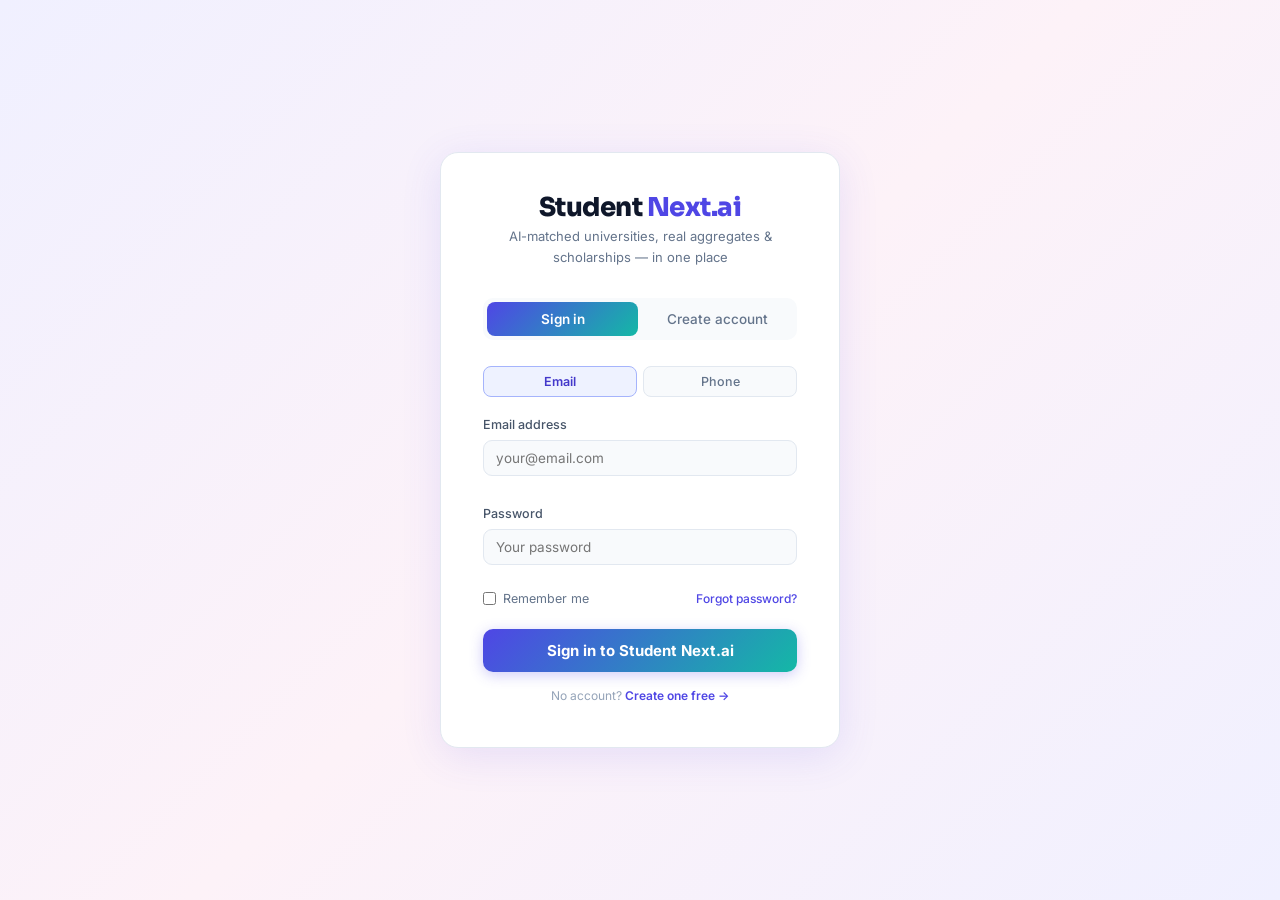
<file: public/index.html>
<!DOCTYPE html>
<html lang="en">
<head>
  <meta charset="UTF-8"/>
  <meta name="viewport" content="width=device-width, initial-scale=1.0"/>
  <title>Student Next.ai — University Finder</title>
  <link rel="stylesheet" href="css/style.css"/>
  <link href="https://fonts.googleapis.com/css2?family=Inter:wght@300;400;500;600;700;800&family=Sora:wght@500;600;700;800&family=JetBrains+Mono:wght@400;500&display=swap" rel="stylesheet"/>
  <script>
    // SESSION GUARD — redirect to login if not signed in.
    // main.js separately calls /api/auth/verify on load and signs the user
    // back out if the server no longer recognizes the token.
    if (!localStorage.getItem('sn_token')) {
      window.location.href = 'pages/login.html';
    }
  </script>
</head>
<body>

<div class="layout">

  <!-- ═══════════════════ MOBILE TOP BAR — hamburger button, shown only below 640px ═══════════════════ -->
  <div class="mobile-topbar" id="mobileTopbar">
    <button class="hamburger-btn" id="hamburgerBtn" onclick="toggleSidebar()" aria-label="Open menu">
      <svg width="20" height="20" viewBox="0 0 24 24" fill="none" stroke="currentColor" stroke-width="2.2" stroke-linecap="round"><line x1="3" y1="6" x2="21" y2="6"/><line x1="3" y1="12" x2="21" y2="12"/><line x1="3" y1="18" x2="21" y2="18"/></svg>
    </button>
    <div class="mobile-topbar-logo">Student <span>Next.ai</span></div>
  </div>

  <!-- ═══════════════════ SIDEBAR OVERLAY — dims the page behind the open mobile drawer ═══════════════════ -->
  <div class="sidebar-overlay" id="sidebarOverlay" onclick="closeSidebar()"></div>

  <!-- ═══════════════════ SIDEBAR — always 30%, becomes an off-canvas drawer below 640px ═══════════════════ -->
  <aside class="sidebar" id="sidebar">
    <button class="sidebar-close-btn" id="sidebarCloseBtn" onclick="closeSidebar()" aria-label="Close menu">
      <svg width="18" height="18" viewBox="0 0 24 24" fill="none" stroke="currentColor" stroke-width="2.2" stroke-linecap="round"><line x1="18" y1="6" x2="6" y2="18"/><line x1="6" y1="6" x2="18" y2="18"/></svg>
    </button>

    <div class="sb-logo">
      <div class="logo-box">
        <svg width="36" height="36" viewBox="0 0 36 36">
          <defs><linearGradient id="lg" x1="0" y1="0" x2="1" y2="1"><stop offset="0%" stop-color="#4f46e5"/><stop offset="100%" stop-color="#14b8a6"/></linearGradient></defs>
          <rect width="36" height="36" rx="10" fill="url(#lg)"/>
          <text x="18" y="25" text-anchor="middle" font-family="Sora,sans-serif" font-weight="700" font-size="16" fill="white">SN</text>
        </svg>
      </div>
      <div>
        <div class="logo-name">Student <span>Next.ai</span></div>
        <div class="logo-tag">AI university finder</div>
      </div>
    </div>

    <nav class="sb-nav">
      <div class="nav-group-label">Main</div>

      <button class="nav-item active" onclick="go('home',this)">
        <div class="ni-icon" style="background:#eef2ff">
          <svg width="18" height="18" viewBox="0 0 24 24" fill="none" stroke="#4f46e5" stroke-width="2"><path d="M3 9l9-7 9 7v11a2 2 0 0 1-2 2H5a2 2 0 0 1-2-2z"/><polyline points="9 22 9 12 15 12 15 22"/></svg>
        </div>
        <div class="ni-text"><span class="ni-label">Home</span><span class="ni-sub">Dashboard overview</span></div>
      </button>

      <button class="nav-item" onclick="go('search',this)">
        <div class="ni-icon" style="background:#f0fdfa">
          <svg width="18" height="18" viewBox="0 0 24 24" fill="none" stroke="#0d9488" stroke-width="2"><circle cx="11" cy="11" r="8"/><line x1="21" y1="21" x2="16.65" y2="16.65"/></svg>
        </div>
        <div class="ni-text"><span class="ni-label">University Finder</span><span class="ni-sub">AI-matched recommendations</span></div>
        <span class="ni-live">AI</span>
      </button>

      <button class="nav-item" onclick="go('countries',this)">
        <div class="ni-icon" style="background:#fdf4ff">
          <svg width="18" height="18" viewBox="0 0 24 24" fill="none" stroke="#9333ea" stroke-width="2"><circle cx="12" cy="12" r="10"/><line x1="2" y1="12" x2="22" y2="12"/><path d="M12 2a15.3 15.3 0 0 1 4 10 15.3 15.3 0 0 1-4 10 15.3 15.3 0 0 1-4-10 15.3 15.3 0 0 1 4-10z"/></svg>
        </div>
        <div class="ni-text"><span class="ni-label">Countries</span><span class="ni-sub" id="navCountriesSub">137 education systems</span></div>
        <span class="ni-badge purple" id="navCountriesBadge">137</span>
      </button>

      <button class="nav-item" onclick="go('agent',this)">
        <div class="ni-icon" style="background:#fff7ed">
          <svg width="18" height="18" viewBox="0 0 24 24" fill="none" stroke="#ea580c" stroke-width="2"><rect x="3" y="11" width="18" height="11" rx="2"/><path d="M7 11V7a5 5 0 0 1 10 0v4"/><circle cx="12" cy="16" r="1" fill="#ea580c"/></svg>
        </div>
        <div class="ni-text"><span class="ni-label">AI Agent Chat</span><span class="ni-sub">Education assistant</span></div>
        <span class="ni-live">Live</span>
      </button>

      <div class="nav-group-label">Tools</div>

      <button class="nav-item" onclick="go('calculator',this)">
        <div class="ni-icon" style="background:#faeeda">
          <svg width="18" height="18" viewBox="0 0 24 24" fill="none" stroke="#b45309" stroke-width="2"><rect x="4" y="2" width="16" height="20" rx="2"/><line x1="8" y1="6" x2="16" y2="6"/><line x1="8" y1="10" x2="8" y2="10"/><line x1="12" y1="10" x2="12" y2="10"/><line x1="16" y1="10" x2="16" y2="10"/><line x1="8" y1="14" x2="8" y2="14"/><line x1="12" y1="14" x2="12" y2="14"/><line x1="16" y1="14" x2="16" y2="14"/><line x1="8" y1="18" x2="8" y2="18"/><line x1="12" y1="18" x2="12" y2="18"/></svg>
        </div>
        <div class="ni-text"><span class="ni-label">Aggregate Calculator</span><span class="ni-sub">Real, verified formulas</span></div>
      </button>

      <button class="nav-item" onclick="go('guides',this)">
        <div class="ni-icon" style="background:#ecfdf5">
          <svg width="18" height="18" viewBox="0 0 24 24" fill="none" stroke="#059669" stroke-width="2"><path d="M2 3h6a4 4 0 0 1 4 4v14a3 3 0 0 0-3-3H2z"/><path d="M22 3h-6a4 4 0 0 0-4 4v14a3 3 0 0 1 3-3h7z"/></svg>
        </div>
        <div class="ni-text"><span class="ni-label">Guide Platform</span><span class="ni-sub">Directory &amp; how-tos</span></div>
      </button>

      <button class="nav-item" onclick="go('history',this)">
        <div class="ni-icon" style="background:#eef2ff">
          <svg width="18" height="18" viewBox="0 0 24 24" fill="none" stroke="#4f46e5" stroke-width="2"><circle cx="12" cy="12" r="10"/><polyline points="12 6 12 12 16 14"/></svg>
        </div>
        <div class="ni-text"><span class="ni-label">Search History</span><span class="ni-sub">Your past searches</span></div>
      </button>

      <div class="nav-group-label">Account</div>

      <button class="nav-item" onclick="go('notifications',this)">
        <div class="ni-icon" style="background:#eff6ff">
          <svg width="18" height="18" viewBox="0 0 24 24" fill="none" stroke="#2563eb" stroke-width="2"><path d="M4 4h16c1.1 0 2 .9 2 2v12c0 1.1-.9 2-2 2H4c-1.1 0-2-.9-2-2V6c0-1.1.9-2 2-2z"/><polyline points="22,6 12,13 2,6"/></svg>
        </div>
        <div class="ni-text"><span class="ni-label">Notifications</span><span class="ni-sub" id="navNotifSub">0 new</span></div>
        <span class="ni-badge blue" id="navNotifBadge" style="display:none">0</span>
      </button>

      <button class="nav-item" onclick="go('settings',this)">
        <div class="ni-icon" style="background:#f8fafc">
          <svg width="18" height="18" viewBox="0 0 24 24" fill="none" stroke="#64748b" stroke-width="2"><circle cx="12" cy="12" r="3"/><path d="M19.4 15a1.65 1.65 0 0 0 .33 1.82l.06.06a2 2 0 0 1-2.83 2.83l-.06-.06a1.65 1.65 0 0 0-1.82-.33 1.65 1.65 0 0 0-1 1.51V21a2 2 0 0 1-4 0v-.09A1.65 1.65 0 0 0 9 19.4a1.65 1.65 0 0 0-1.82.33l-.06.06a2 2 0 0 1-2.83-2.83l.06-.06A1.65 1.65 0 0 0 4.68 15a1.65 1.65 0 0 0-1.51-1H3a2 2 0 0 1 0-4h.09A1.65 1.65 0 0 0 4.6 9a1.65 1.65 0 0 0-.33-1.82l-.06-.06a2 2 0 0 1 2.83-2.83l.06.06A1.65 1.65 0 0 0 9 4.68a1.65 1.65 0 0 0 1-1.51V3a2 2 0 0 1 4 0v.09a1.65 1.65 0 0 0 1 1.51 1.65 1.65 0 0 0 1.82-.33l.06-.06a2 2 0 0 1 2.83 2.83l-.06.06A1.65 1.65 0 0 0 19.4 9a1.65 1.65 0 0 0 1.51 1H21a2 2 0 0 1 0 4h-.09a1.65 1.65 0 0 0-1.51 1z"/></svg>
        </div>
        <div class="ni-text"><span class="ni-label">Settings</span><span class="ni-sub">Profile</span></div>
      </button>

    </nav>

    <div class="sb-user">
      <div class="user-row">
        <div class="user-av" id="userAvatar">··</div>
        <div class="user-info">
          <div class="user-name" id="userName">Loading…</div>
          <div class="user-email" id="userEmail"></div>
        </div>
        <button class="user-more" onclick="toggleUserMenu()">⋯</button>
      </div>
      <div class="user-dropdown" id="userDropdown" style="display:none">
        <button onclick="go('settings',document.querySelector('[onclick*=settings]'))">⚙️ Settings</button>
        <button onclick="signOut()">🚪 Sign out</button>
      </div>
    </div>

  </aside>

  <!-- ═══════════════════ MAIN 70% ═══════════════════ -->
  <main class="main">

    <!-- ── HOME ── -->
    <div class="screen active" id="s-home">
      <div class="page-head">
        <div>
          <h1 id="homeGreeting">Good morning 👋</h1>
          <p id="homeSub">Your matches are recalculated instantly whenever you search</p>
          <p class="offer-intro">Here's what Student Next.ai offers:</p>
          <div class="offer-row">
            <span class="offer-chip">🎓 410 universities</span>
            <span class="offer-chip">🌍 137 countries</span>
            <span class="offer-chip">🤖 AI-matched recommendations</span>
            <span class="offer-chip">📊 Real aggregate calculators</span>
            <span class="offer-chip">💬 24/7 AI counselor</span>
          </div>
        </div>
        <button class="btn-primary" onclick="go('search',document.querySelector('[onclick*=\"search\"]'))">Find my university</button>
      </div>
      <div class="stat-row">
        <div class="scard fade-up" style="--d:0s"><div class="scard-icon" style="background:#eef2ff;color:#4f46e5"><svg width="20" height="20" viewBox="0 0 24 24" fill="none" stroke="currentColor" stroke-width="2"><path d="M22 16.92v3a2 2 0 0 1-2.18 2 19.79 19.79 0 0 1-8.63-3.07A19.5 19.5 0 0 1 4.69 12 19.79 19.79 0 0 1 1.61 3.35a2 2 0 0 1 1.8-2.15h3a2 2 0 0 1 2 1.72c.127.96.361 1.903.7 2.81a2 2 0 0 1-.45 2.11L7.91 8a16 16 0 0 0 8.09 8.09l.61-.61a2 2 0 0 1 2.11-.45c.907.339 1.85.573 2.81.7A2 2 0 0 1 22 16.92z"/></svg></div><div class="scard-val" style="color:#4f46e5" id="statSearches">0</div><div class="scard-label">Searches run</div><div class="scard-trend">All-time, this account</div></div>
        <div class="scard fade-up" style="--d:.05s"><div class="scard-icon" style="background:#f0fdfa;color:#0d9488"><svg width="20" height="20" viewBox="0 0 24 24" fill="none" stroke="currentColor" stroke-width="2"><circle cx="12" cy="12" r="10"/><line x1="2" y1="12" x2="22" y2="12"/><path d="M12 2a15.3 15.3 0 0 1 4 10 15.3 15.3 0 0 1-4 10 15.3 15.3 0 0 1-4-10 15.3 15.3 0 0 1 4-10z"/></svg></div><div class="scard-val" style="color:#0d9488" id="statCountries">137</div><div class="scard-label">Countries covered</div><div class="scard-trend">Top-ranked universities each</div></div>
        <div class="scard fade-up" style="--d:.1s"><div class="scard-icon" style="background:#fdf4ff;color:#9333ea"><svg width="20" height="20" viewBox="0 0 24 24" fill="none" stroke="currentColor" stroke-width="2"><path d="M22 10v6M2 10l10-5 10 5-10 5z"/><path d="M6 12v5c3 3 9 3 12 0v-5"/></svg></div><div class="scard-val" style="color:#9333ea" id="statUniversities">410</div><div class="scard-label">Universities in database</div><div class="scard-trend">Real, source-linked entries</div></div>
        <div class="scard fade-up" style="--d:.15s"><div class="scard-icon" style="background:#fce7f3;color:#db2777"><svg width="20" height="20" viewBox="0 0 24 24" fill="none" stroke="currentColor" stroke-width="2"><path d="M4 4h16c1.1 0 2 .9 2 2v12c0 1.1-.9 2-2 2H4c-1.1 0-2-.9-2-2V6c0-1.1.9-2 2-2z"/><polyline points="22,6 12,13 2,6"/></svg></div><div class="scard-val" style="color:#db2777" id="statNotifs">0</div><div class="scard-label">Notifications</div><div class="scard-trend" id="statNotifsSub">Unread</div></div>
      </div>
      <div class="agent-banner">
        <div class="agent-banner-l"><div class="agent-pulse-dot"></div><div><div class="ab-title">University Finder is ready</div><div class="ab-sub">Tell it your marks, interest, and country — it'll suggest a field, its global scope, and the best-matched real university at home and abroad</div></div></div>
        <button class="btn-primary sm" onclick="go('search',document.querySelector('[onclick*=\"search\"]'))">Try it now →</button>
      </div>
      <div class="sec-title">Explore the database</div>
      <div class="uni-card-grid" id="homeFeatured"><p style="color:#94a3b8;font-size:13px">Loading…</p></div>
    </div>

    <!-- ── UNIVERSITY FINDER (SEARCH) ── -->
    <div class="screen" id="s-search">
      <div class="page-head">
        <div><h1>University Finder</h1><p>Get an AI-matched recommendation, or browse the 410-university dataset manually</p></div>
      </div>

      <div class="tabbar">
        <button class="tab-btn on" id="searchTab-ai" onclick="switchSearchTab('ai')">🤖 AI Recommendation</button>
        <button class="tab-btn" id="searchTab-manual" onclick="switchSearchTab('manual')">🔍 Browse Manually</button>
      </div>

      <!-- AI RECOMMENDATION TAB -->
      <div id="searchPane-ai">
        <div class="engine">
          <div class="advisor-form-grid">
            <div class="fg"><label class="fl">Your name</label><input class="fi" id="advName" placeholder="e.g. Ayesha Khan"/></div>
            <div class="fg"><label class="fl">Education level</label>
              <select class="fi" id="advEduLevel">
                <option value="">Select...</option>
                <option>Matric / High school</option><option>Intermediate / FSc / A-levels</option>
                <option>Bachelor's</option><option>Master's</option>
              </select>
            </div>
            <div class="fg"><label class="fl">Marks obtained</label><input class="fi" id="advMarksObtained" type="number" placeholder="e.g. 850"/></div>
            <div class="fg"><label class="fl">Out of total marks</label><input class="fi" id="advMarksTotal" type="number" placeholder="e.g. 1100"/></div>
            <div class="fg wide"><label class="fl">Field of interest</label><input class="fi" id="advInterest" placeholder="e.g. I love coding and building apps — not sure what to call it"/></div>
            <div class="fg"><label class="fl">Your country</label><input class="fi" id="advCountry" list="countryList" placeholder="e.g. Pakistan"/></div>
            <div class="fg"><label class="fl">Study abroad in <span class="fl-opt">(optional)</span></label><input class="fi" id="advTargetCountry" list="countryList" placeholder="Leave blank for a suggestion"/></div>
          </div>
          <datalist id="countryList"></datalist>
          <button class="run-btn" onclick="runAdvisor()">🎓 Get My Recommendation</button>
          <div id="advisorResult"></div>
        </div>
      </div>

      <!-- MANUAL BROWSE TAB -->
      <div id="searchPane-manual" style="display:none">
        <div class="engine">
          <div class="eblock">
            <div class="eblock-label"><svg width="15" height="15" viewBox="0 0 24 24" fill="none" stroke="currentColor" stroke-width="2"><circle cx="12" cy="12" r="10"/><line x1="2" y1="12" x2="22" y2="12"/><path d="M12 2a15.3 15.3 0 0 1 4 10 15.3 15.3 0 0 1-4 10 15.3 15.3 0 0 1-4-10 15.3 15.3 0 0 1 4-10z"/></svg> Select countries <button class="sel-all" id="selAllBtn" onclick="selectAllCountries()">Select all</button></div>
            <div class="ppicker" id="ppicker"></div>
            <div class="pcount" id="pcount">Loading countries…</div>
          </div>
          <div class="eblock">
            <div class="eblock-label"><svg width="15" height="15" viewBox="0 0 24 24" fill="none" stroke="currentColor" stroke-width="2"><path d="M22 10v6M2 10l10-5 10 5-10 5z"/><path d="M6 12v5c3 3 9 3 12 0v-5"/></svg> Degree level</div>
            <div class="tgroup" id="dg"><button class="tbtn on" onclick="tgl(this,'dg')">All levels</button><button class="tbtn" onclick="tgl(this,'dg')">Undergraduate</button><button class="tbtn" onclick="tgl(this,'dg')">Graduate</button></div>
          </div>
          <div class="eblock">
            <div class="eblock-label"><svg width="15" height="15" viewBox="0 0 24 24" fill="none" stroke="currentColor" stroke-width="2"><circle cx="11" cy="11" r="8"/><line x1="21" y1="21" x2="16.65" y2="16.65"/></svg> Search by field or university name</div>
            <div class="search-row-wrap"><input type="text" class="search-big" id="sq" placeholder="e.g.  Computer Science, NUST, MIT..." onkeypress="if(event.key==='Enter')doSearch()"/><button class="btn-search" onclick="doSearch()">Search</button></div>
            <div class="qtags"><span class="qt" onclick="qs('Computer Science')">Computer Science</span><span class="qt" onclick="qs('Engineering')">Engineering</span><span class="qt" onclick="qs('Business Administration')">Business</span><span class="qt" onclick="qs('Medicine')">Medicine</span></div>
          </div>
          <button class="run-btn" onclick="doSearch()">🔍 Search Universities <span class="run-key">Enter ↵</span></button>
          <div id="results" style="display:none"><div class="res-hdr">Found <strong id="rcnt">0</strong> matching programs</div><div class="job-list" id="rlist"></div></div>
        </div>
      </div>
    </div>

    <!-- ── COUNTRIES ── -->
    <div class="screen" id="s-countries">
      <div class="page-head">
        <div><h1>Countries</h1><p id="countriesSubHead">137 countries seeded — university count and formula-verification status below</p></div>
        <div class="filter-row"><button class="ftab on" onclick="fc('all',this)">All</button><button class="ftab" onclick="fc('verified',this)">Verified formula</button><button class="ftab" onclick="fc('holistic',this)">Holistic / rank-based</button></div>
      </div>
      <p style="font-size:12.5px;color:#94a3b8;margin:-6px 0 16px;max-width:640px">Only Pakistan's NUST and FAST-NUCES publish a fixed weighted percentage formula that's been verified this session — every other country/university uses its real named admission system (Gaokao, JEE, YKS, ENEM, WASSCE, Bagrut+PET, and 100+ more), tagged honestly instead of forced into the calculator.</p>
      <div class="pgrid" id="pgrid"><p style="color:#94a3b8;font-size:13px">Loading countries…</p></div>
    </div>

    <!-- ── AI AGENT ── -->
    <div class="screen" id="s-agent">
      <div class="page-head"><div><h1>AI Agent Chat</h1><p>Ask anything about universities, aggregates, tests, and scholarships — 24/7</p></div><button class="btn-outline" onclick="clearChat()">Clear chat</button></div>
      <div class="chat-layout">
        <div class="chat-topics">
          <div class="ct-label">Quick topics</div>
          <button class="ctbtn" onclick="askT('How is my aggregate calculated?')"><span class="ctd" style="background:#4f46e5"></span>How aggregates are calculated</button>
          <button class="ctbtn" onclick="askT('What test do I need for Pakistan universities?')"><span class="ctd" style="background:#0d9488"></span>Tests for Pakistan</button>
          <button class="ctbtn" onclick="askT('Tips for JEE Advanced preparation')"><span class="ctd" style="background:#ea580c"></span>JEE prep tips</button>
          <button class="ctbtn" onclick="askT('What scholarships are available?')"><span class="ctd" style="background:#db2777"></span>Scholarships overview</button>
          <button class="ctbtn" onclick="askT('Find Computer Science programs in Canada')"><span class="ctd" style="background:#22c55e"></span>Find matching programs</button>
          <button class="ctbtn" onclick="askT('How does the University Finder pick a university?')"><span class="ctd" style="background:#9333ea"></span>How the AI Finder works</button>
          <button class="ctbtn" onclick="askT('How does the matching engine work?')"><span class="ctd" style="background:#06b6d4"></span>How matching works</button>
        </div>
        <div class="chat-window">
          <div class="cw-header"><div class="cw-av">🎓</div><div class="cw-av-info"><div class="cw-name">Student Next.ai Assistant</div><div class="cw-status"><span class="online-dot"></span>Online</div></div></div>
          <div class="chat-msgs" id="chatMsgs"><div class="cmsg bot"><div class="cmsg-bbl">Hi! I'm the Student Next.ai assistant. I can help you find universities, calculate your aggregate, understand admission tests, and find scholarships.<br/><br/>What would you like help with today?</div></div></div>
          <div class="chat-inp-row"><input type="text" class="chat-inp" id="chatInp" placeholder="Ask anything about universities or tests..." onkeypress="if(event.key==='Enter')sendChat()"/><button class="chat-send" onclick="sendChat()"><svg width="17" height="17" viewBox="0 0 24 24" fill="none" stroke="currentColor" stroke-width="2.5"><path d="m22 2-7 20-4-9-9-4 20-7z"/></svg></button></div>
        </div>
      </div>
    </div>

    <!-- ── CALCULATOR ── -->
    <div class="screen" id="s-calculator">
      <div class="page-head"><div><h1>Aggregate Calculator</h1><p>Only shows a formula where one is actually verified — otherwise explains the real admission system</p></div></div>
      <div class="block-card">
        <div class="sec-title">Pick a country</div>
        <div class="form-2col">
          <div class="fg"><label class="fl">Country</label><select class="fi" id="calcCountry" onchange="loadFormulasForCountry()"></select></div>
          <div class="fg"><label class="fl">Formula</label><select class="fi" id="calcFormula" onchange="renderFormulaInputs()"></select></div>
        </div>
        <div id="calcInputs"></div>
        <button class="btn-primary" onclick="runCalculator()" style="margin-top:10px">Calculate</button>
        <div id="calcResult" style="display:none;margin-top:16px"></div>
      </div>
    </div>

    <!-- ── GUIDE PLATFORM ── -->
    <div class="screen" id="s-guides">
      <div class="page-head"><div><h1>Guide Platform</h1><p>Browse the full university directory, or read a test &amp; application how-to</p></div></div>

      <div class="tabbar">
        <button class="tab-btn on" id="guidesTab-directory" onclick="switchGuidesTab('directory')">🌍 University Directory</button>
        <button class="tab-btn" id="guidesTab-articles" onclick="switchGuidesTab('articles')">📖 Test &amp; Application Guides</button>
      </div>

      <!-- UNIVERSITY DIRECTORY TAB -->
      <div id="guidesPane-directory">
        <div class="fg" style="max-width:340px;margin-bottom:16px"><label class="fl">Country</label><select class="fi" id="dirCountry" onchange="loadDirectoryCountry()"></select></div>
        <div id="dirResults"><p style="color:#94a3b8;font-size:13px">Loading…</p></div>
      </div>

      <!-- ARTICLES TAB -->
      <div id="guidesPane-articles" style="display:none">
        <div class="guides-grid">
          <div class="gcard" onclick="openGuide('net')"><div class="gbar" style="background:#4f46e5"></div><div class="gbody"><div class="glogo" style="background:#4f46e5">NET</div><span class="gtag" style="background:#eef2ff;color:#4338ca">Pakistan</span><h3>NUST Entry Test (NET)</h3><p>Syllabus breakdown, weighting, and how to prepare for NUST's own test</p><div class="gfooter"><span>📖 6 min</span><span class="gpop">⭐ Most popular</span></div><div class="gread">Read full guide →</div></div></div>
          <div class="gcard" onclick="openGuide('fast')"><div class="gbar" style="background:#16a34a"></div><div class="gbody"><div class="glogo" style="background:#16a34a">FE</div><span class="gtag" style="background:#f0fdf4;color:#15803d">Pakistan</span><h3>FAST-NUCES Entry Test</h3><p>What's tested, how the 10/40/50 formula works, and prep resources</p><div class="gfooter"><span>📖 5 min</span></div><div class="gread">Read full guide →</div></div></div>
          <div class="gcard" onclick="openGuide('jee')"><div class="gbar" style="background:#ea580c"></div><div class="gbody"><div class="glogo" style="background:#ea580c">JEE</div><span class="gtag" style="background:#fff7ed;color:#c2410c">India</span><h3>JEE Main &amp; Advanced</h3><p>How the two-stage exam works, and what rank gets you into which IIT branch</p><div class="gfooter"><span>📖 8 min</span><span class="gpop">🔥 Trending</span></div><div class="gread">Read full guide →</div></div></div>
          <div class="gcard" onclick="openGuide('gaokao')"><div class="gbar" style="background:#dc2626"></div><div class="gbody"><div class="glogo" style="background:#dc2626">GK</div><span class="gtag" style="background:#fef2f2;color:#b91c1c">China</span><h3>Understanding the Gaokao</h3><p>Structure, provincial variation, and how it drives university placement</p><div class="gfooter"><span>📖 7 min</span></div><div class="gread">Read full guide →</div></div></div>
          <div class="gcard" onclick="openGuide('ucas')"><div class="gbar" style="background:#0a66c2"></div><div class="gbody"><div class="glogo" style="background:#0a66c2">UC</div><span class="gtag" style="background:#eff6ff;color:#1d4ed8">UK</span><h3>Applying via UCAS</h3><p>Personal statements, predicted grades, and college interviews explained</p><div class="gfooter"><span>📖 7 min</span></div><div class="gread">Read full guide →</div></div></div>
          <div class="gcard" onclick="openGuide('calculator')"><div class="gbar" style="background:#b45309"></div><div class="gbody"><div class="glogo" style="background:#b45309">%</div><span class="gtag" style="background:#faeeda;color:#78350f">All</span><h3>How the aggregate calculator works</h3><p>What's verified, what isn't, and why some countries show no formula at all</p><div class="gfooter"><span>📖 4 min</span></div><div class="gread">Read full guide →</div></div></div>
          <div class="gcard" onclick="openGuide('scholarships')"><div class="gbar" style="background:#be185d"></div><div class="gbody"><div class="glogo" style="background:#be185d">$</div><span class="gtag" style="background:#fdf2f8;color:#9d174d">All</span><h3>Applying for scholarships</h3><p>Need-based vs. merit-based, deadlines, and what to prepare in advance</p><div class="gfooter"><span>📖 5 min</span></div><div class="gread">Read full guide →</div></div></div>
        </div>
      </div>
    </div>

    <!-- ── NOTIFICATIONS ── -->
    <div class="screen" id="s-notifications">
      <div class="page-head"><div><h1>Notifications</h1><p id="notifSubHead">Real events from your account — recommendations and search activity</p></div><button class="btn-outline" onclick="markAllRead()">Mark all read</button></div>
      <div class="notif-list" id="notifList">
        <div class="nitem"><div class="ni-body"><div class="ni-t">No notifications yet</div><div class="ni-p">Run a University Finder recommendation or a search to start generating real activity here.</div></div></div>
      </div>
    </div>

    <!-- ── SETTINGS ── -->
    <div class="screen" id="s-settings">
      <div class="page-head"><div><h1>Settings</h1><p>Manage your profile</p></div></div>
      <div class="settings-grid">
        <div class="block-card">
          <div class="sec-title">Profile</div>
          <div class="fg"><label class="fl">Full name</label><input class="fi" id="setName"/></div>
          <div class="fg"><label class="fl">Email address</label><input class="fi" id="setEmail" type="email"/></div>
          <div class="fg"><label class="fl">Subject interest</label><input class="fi" id="setSubject" placeholder="Computer Science"/></div>
          <div class="fg"><label class="fl">Education level</label>
            <select class="fi" id="setEduLevel">
              <option value="">Select...</option>
              <option>Matric / High school</option><option>Intermediate / FSc / A-levels</option>
              <option>Bachelor's</option><option>Master's</option>
            </select>
          </div>
          <div class="fg"><label class="fl">New password</label><input class="fi" id="setPassword" type="password" placeholder="Leave blank to keep current"/></div>
          <button class="btn-primary" onclick="saveProfile()">Save profile</button>
        </div>
      </div>
    </div>

    <!-- ── SEARCH HISTORY ── -->
    <div class="screen" id="s-history">
      <div class="page-head"><div><h1>Search History</h1><p>Every search and recommendation you've made, saved automatically to your account</p></div><button class="btn-outline" onclick="clearHistory()">Clear history</button></div>
      <div class="history-list" id="historyList">
        <div class="hist-row"><div class="hist-info"><div class="hist-query">No searches yet</div><div class="hist-meta">Run a search to see it appear here</div></div></div>
      </div>
    </div>

  </main>
</div>

<!-- GUIDE / UNIVERSITY MODAL -->
<div class="modal" id="modal" onclick="closeModal(event)"><div class="modal-box"><button class="modal-x" onclick="closeModalDirect()">✕</button><div id="modal-body"></div></div></div>

<!-- TOAST -->
<div class="toasts" id="toasts"></div>

<script src="js/config.js"></script>
<script src="js/main.js"></script>
</body>
</html>
</file>
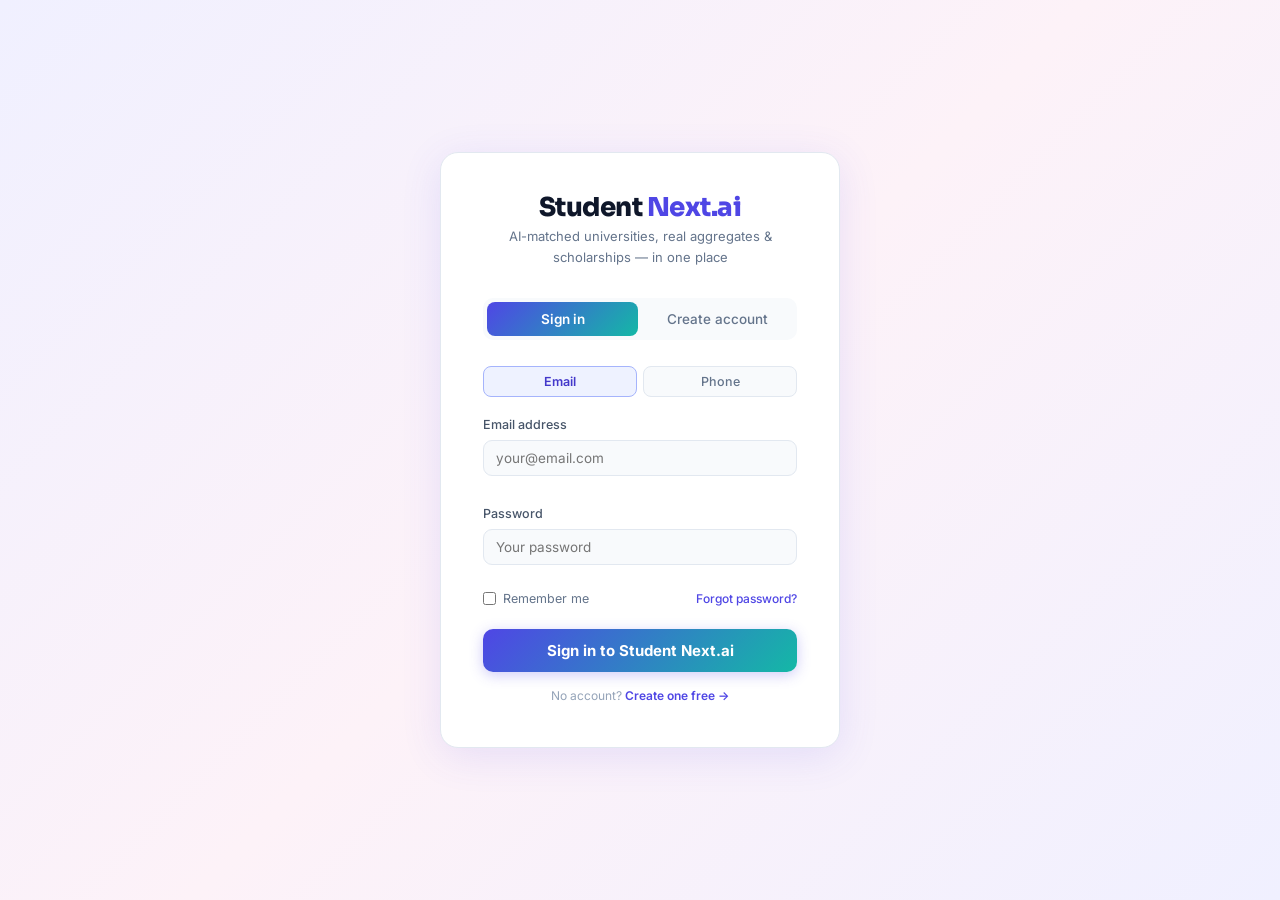
<file: public/pages/login.html>
<!DOCTYPE html>
<html lang="en">
<head>
  <meta charset="UTF-8"/>
  <meta name="viewport" content="width=device-width, initial-scale=1.0"/>
  <title>Sign In — Student Next.ai</title>
  <link rel="stylesheet" href="../css/style.css"/>
  <link href="https://fonts.googleapis.com/css2?family=Inter:wght@400;500;600;700;800&family=Sora:wght@600;700;800&display=swap" rel="stylesheet"/>
  <style>body{overflow:auto;height:auto}</style>
</head>
<body>

<div class="auth-wrap">
  <div class="auth-card">

    <div class="auth-logo-area">
      <div class="logo-name">Student <span>Next.ai</span></div>
      <p>AI-matched universities, real aggregates & scholarships — in one place</p>
    </div>

    <div class="auth-tabs">
      <button class="auth-tab active" id="tabSignin" onclick="showTab('signin')">Sign in</button>
      <button class="auth-tab" id="tabSignup" onclick="showTab('signup')">Create account</button>
    </div>

    <div class="auth-msg error" id="authError"></div>
    <div class="auth-msg success" id="authSuccess"></div>

    <!-- ════════ SIGN IN FORM ════════ -->
    <div id="formSignin">
      <div class="auth-form">
        <div class="login-method-tabs">
          <button class="lm-tab active" onclick="setLoginMethod('email',this)">Email</button>
          <button class="lm-tab" onclick="setLoginMethod('phone',this)">Phone</button>
        </div>

        <div class="fg" id="siEmailGroup">
          <label class="fl">Email address</label>
          <input class="fi" type="email" id="siEmail" placeholder="your@email.com"/>
        </div>
        <div class="fg" id="siPhoneGroup" style="display:none">
          <label class="fl">Phone number</label>
          <input class="fi" type="tel" id="siPhone" placeholder="+92 300 1234567"/>
        </div>
        <div class="fg">
          <label class="fl">Password</label>
          <input class="fi" type="password" id="siPassword" placeholder="Your password"/>
        </div>
        <div class="fg-row">
          <label class="checkbox-row"><input type="checkbox" id="rememberMe"/> Remember me</label>
          <a class="forgot-link" onclick="forgotPassword()">Forgot password?</a>
        </div>
        <button class="auth-submit" onclick="doSignIn()">Sign in to Student Next.ai</button>
        <p style="text-align:center;font-size:12px;color:#94a3b8">
          No account? <a onclick="showTab('signup')" style="color:#4f46e5;cursor:pointer;font-weight:600">Create one free →</a>
        </p>
      </div>
    </div>

    <!-- ════════ SIGN UP FORM ════════ -->
    <div id="formSignup" style="display:none">
      <div class="auth-form">
        <div class="fg">
          <label class="fl">Full name</label>
          <input class="fi" type="text" id="suName" placeholder="Your full name"/>
        </div>

        <div class="fg-2col">
          <div class="fg">
            <label class="fl">Email address</label>
            <input class="fi" type="email" id="suEmail" placeholder="your@email.com"/>
          </div>
          <div class="fg">
            <label class="fl">Phone number <span style="color:#94a3b8;font-weight:400">(optional)</span></label>
            <input class="fi" type="tel" id="suPhone" placeholder="+92 300 1234567"/>
          </div>
        </div>

        <div class="fg-2col">
          <div class="fg">
            <label class="fl">Subject interest</label>
            <input class="fi" type="text" id="suSubject" placeholder="e.g. Computer Science"/>
          </div>
          <div class="fg">
            <label class="fl">Education level</label>
            <select class="fi" id="suEduLevel">
              <option value="">Select...</option>
              <option>Matric / High school</option><option>Intermediate / FSc / A-levels</option>
              <option>Bachelor's</option><option>Master's</option>
            </select>
          </div>
        </div>

        <div class="fg">
          <label class="fl">Password</label>
          <input class="fi" type="password" id="suPassword" placeholder="At least 8 characters"/>
        </div>

        <label class="checkbox-row">
          <input type="checkbox" id="agreeTerms"/>
          I agree to the Terms of Service and Privacy Policy
        </label>

        <button class="auth-submit" onclick="doSignUp()">Create free account</button>
        <p style="text-align:center;font-size:12px;color:#94a3b8">
          Already have an account? <a onclick="showTab('signin')" style="color:#4f46e5;cursor:pointer;font-weight:600">Sign in →</a>
        </p>
      </div>
    </div>

  </div>
</div>

<div class="toasts" id="toasts"></div>

<script src="../js/config.js"></script>
<script src="../js/auth.js"></script>
</body>
</html>
</file>
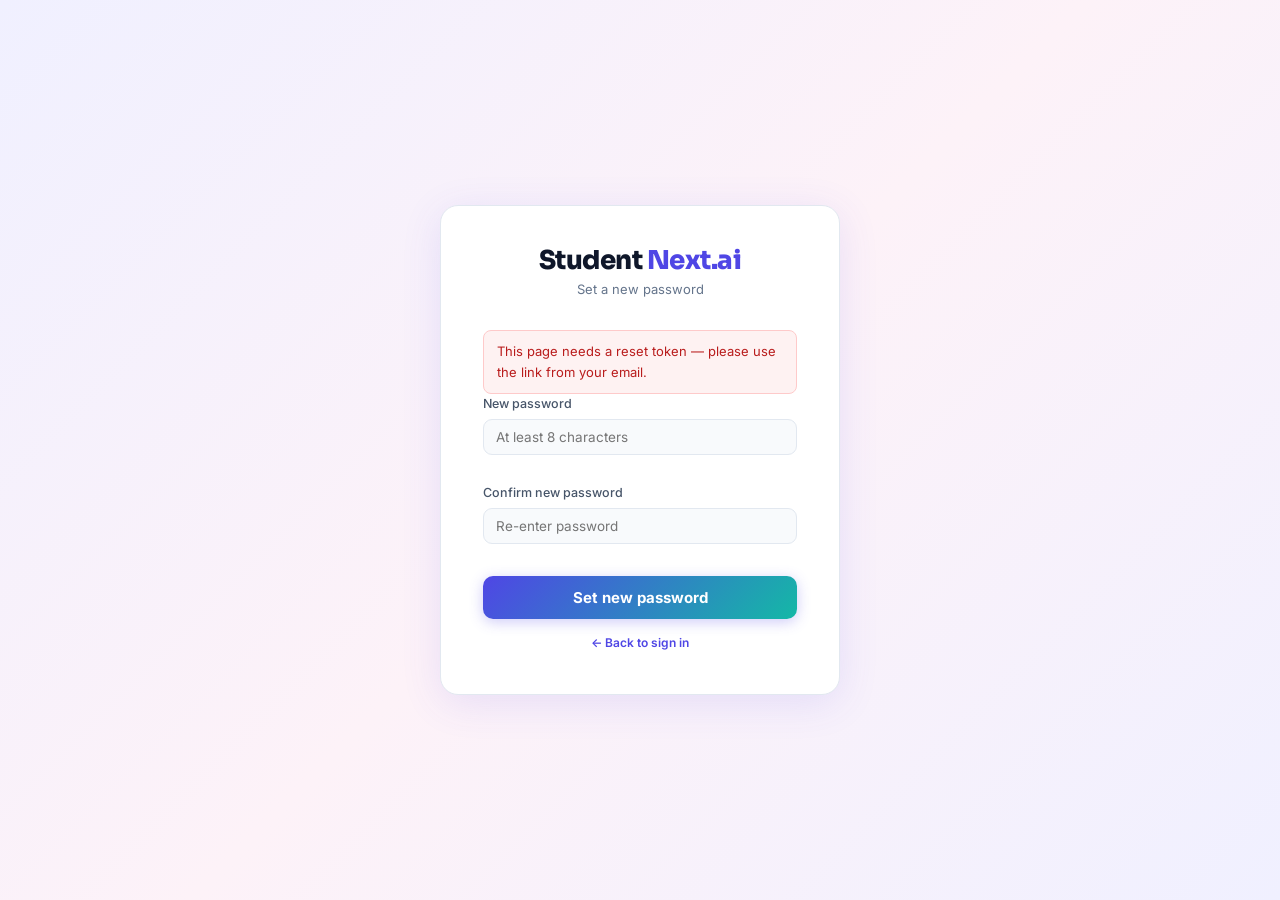
<file: public/pages/reset-password.html>
<!DOCTYPE html>
<html lang="en">
<head>
  <meta charset="UTF-8"/>
  <meta name="viewport" content="width=device-width, initial-scale=1.0"/>
  <title>Reset Password — Student Next.ai</title>
  <link rel="stylesheet" href="../css/style.css"/>
  <link href="https://fonts.googleapis.com/css2?family=Inter:wght@400;500;600;700;800&family=Sora:wght@600;700&display=swap" rel="stylesheet"/>
  <style>body{overflow:auto;height:auto}</style>
</head>
<body>

<div class="auth-wrap">
  <div class="auth-card">
    <div class="auth-logo-area">
      <div class="logo-name">Student <span>Next.ai</span></div>
      <p>Set a new password</p>
    </div>

    <div class="auth-msg error" id="authError"></div>
    <div class="auth-msg success" id="authSuccess"></div>

    <div class="auth-form">
      <div class="fg">
        <label class="fl">New password</label>
        <input class="fi" type="password" id="newPassword" placeholder="At least 8 characters"/>
      </div>
      <div class="fg">
        <label class="fl">Confirm new password</label>
        <input class="fi" type="password" id="confirmPassword" placeholder="Re-enter password"/>
      </div>
      <button class="auth-submit" onclick="submitReset()">Set new password</button>
      <p style="text-align:center;font-size:12px;color:#94a3b8">
        <a href="login.html" style="color:#4f46e5;cursor:pointer;font-weight:600">← Back to sign in</a>
      </p>
    </div>
  </div>
</div>

<div class="toasts" id="toasts"></div>

<script src="../js/config.js"></script>
<script>
function showErr(msg) {
  const el = document.getElementById('authError');
  el.textContent = msg; el.style.display = 'block';
  document.getElementById('authSuccess').style.display = 'none';
}
function showOk(msg) {
  const el = document.getElementById('authSuccess');
  el.textContent = msg; el.style.display = 'block';
  document.getElementById('authError').style.display = 'none';
}

function getToken() {
  return new URLSearchParams(window.location.search).get('token');
}

async function submitReset() {
  const token = getToken();
  const password = document.getElementById('newPassword').value;
  const confirm = document.getElementById('confirmPassword').value;

  if (!token) { showErr('This reset link is missing its token — please use the link from your email.'); return; }
  if (password.length < 8) { showErr('Password must be at least 8 characters'); return; }
  if (password !== confirm) { showErr('Passwords do not match'); return; }

  try {
    const res = await fetch(BACKEND_URL + '/api/auth/reset-password', {
      method: 'POST',
      headers: { 'Content-Type': 'application/json' },
      body: JSON.stringify({ token, password }),
    });
    const data = await res.json();
    if (data.success) {
      showOk('Password updated! Redirecting to sign in...');
      setTimeout(() => window.location.href = 'login.html', 1200);
    } else {
      showErr(data.message || 'Could not reset password');
    }
  } catch (e) {
    showErr('Could not reach the server. Is the backend running at ' + BACKEND_URL + '?');
  }
}

if (!getToken()) {
  showErr('This page needs a reset token — please use the link from your email.');
}
</script>
</body>
</html>
</file>
<file: public/css/style.css>
/* ═══════════════════════════════════════════
   STUDENT NEXT.AI — COMPLETE STYLESHEET
   (ported from the Jobsk pattern — same design
   language, layout, and component classes)
   ═══════════════════════════════════════════ */

/* ── RESET ── */
*, *::before, *::after { margin:0; padding:0; box-sizing:border-box; }
html { font-size:16px; scroll-behavior:smooth; }
body {
  font-family: 'Inter', -apple-system, BlinkMacSystemFont, 'Segoe UI', sans-serif;
  background: linear-gradient(160deg, #f8fafc 0%, #f5f7fb 45%, #f1f5fb 100%);
  color: #0f172a;
  line-height: 1.6;
  overflow: hidden;
  height: 100vh;
  -webkit-font-smoothing: antialiased;
}
a { text-decoration:none; color:inherit; }
button { cursor:pointer; font-family:inherit; border:none; background:none; }
input, textarea, select { font-family:inherit; }
::-webkit-scrollbar { width:5px; }
::-webkit-scrollbar-track { background:transparent; }
::-webkit-scrollbar-thumb { background:#e2e8f0; border-radius:3px; }
::-webkit-scrollbar-thumb:hover { background:#cbd5e1; }
::selection { background:rgba(79,70,229,0.15); }

/* ── LAYOUT: 30% sidebar + 70% main ── */
.layout {
  display: flex;
  height: 100vh;
  overflow: hidden;
  position: relative;
}

/* ════════════════════════════════════════════
   MOBILE TOP BAR + HAMBURGER + DRAWER OVERLAY
   Hidden entirely above 640px — the sidebar is
   part of the normal flex layout there.
════════════════════════════════════════════ */
.mobile-topbar { display: none; }
.sidebar-overlay { display: none; }
.sidebar-close-btn { display: none; }

/* ════════════════════════════════════════════
   SIDEBAR  (30% width)
════════════════════════════════════════════ */
.sidebar {
  width: 30%;
  min-width: 220px;
  max-width: 320px;
  background: linear-gradient(180deg, #ffffff 0%, #fbfbfe 100%);
  border-right: 1px solid #e2e8f0;
  display: flex;
  flex-direction: column;
  overflow: hidden;
  flex-shrink: 0;
}

/* ── Logo ── */
.sb-logo {
  display: flex;
  align-items: center;
  gap: 12px;
  padding: 22px 20px 18px;
  border-bottom: 1px solid #f1f5f9;
  flex-shrink: 0;
}
.logo-box { flex-shrink:0; }
.logo-name {
  font-family: 'Sora', 'Inter', sans-serif;
  font-size: 20px;
  font-weight: 800;
  letter-spacing: -0.5px;
  color: #0f172a;
  line-height: 1;
}
.logo-name span { color: #4f46e5; }
.logo-tag {
  font-size: 10.5px;
  color: #94a3b8;
  margin-top: 3px;
  font-weight: 400;
}

/* ── Nav ── */
.sb-nav {
  flex: 1;
  overflow-y: auto;
  padding: 10px 10px 6px;
}
.nav-group-label {
  font-size: 10px;
  font-weight: 600;
  letter-spacing: 1.5px;
  text-transform: uppercase;
  color: #94a3b8;
  padding: 12px 10px 6px;
  margin-top: 2px;
}

.nav-item {
  display: flex;
  align-items: center;
  gap: 11px;
  width: 100%;
  padding: 10px 11px;
  border-radius: 10px;
  margin-bottom: 2px;
  text-align: left;
  transition: background 0.15s, color 0.15s;
  position: relative;
}
.nav-item:hover { background: #f8fafc; }
.nav-item.active { background: #f0f0ff; }

.ni-icon {
  width: 34px;
  height: 34px;
  border-radius: 9px;
  display: flex;
  align-items: center;
  justify-content: center;
  flex-shrink: 0;
  transition: transform 0.15s;
}
.nav-item:hover .ni-icon { transform: scale(1.06); }

.ni-text {
  display: flex;
  flex-direction: column;
  gap: 1px;
  flex: 1;
  min-width: 0;
}
.ni-label {
  font-size: 13.5px;
  font-weight: 500;
  color: #334155;
  line-height: 1;
}
.nav-item.active .ni-label { color: #4f46e5; font-weight: 600; }
.ni-sub {
  font-size: 11px;
  color: #94a3b8;
  white-space: nowrap;
  overflow: hidden;
  text-overflow: ellipsis;
}
.nav-item.active .ni-sub { color: #a5b4fc; }

.ni-badge {
  font-size: 10px;
  font-weight: 700;
  padding: 2px 7px;
  border-radius: 10px;
  color: white;
  flex-shrink: 0;
}
.ni-badge.purple { background: #4f46e5; }
.ni-badge.pink   { background: #db2777; }
.ni-badge.blue   { background: #2563eb; }

.ni-live {
  font-size: 9.5px;
  font-weight: 600;
  background: #dcfce7;
  color: #16a34a;
  border: 1px solid #bbf7d0;
  padding: 2px 7px;
  border-radius: 8px;
  flex-shrink: 0;
}

/* ── User ── */
.sb-user {
  padding: 12px;
  border-top: 1px solid #f1f5f9;
  flex-shrink: 0;
}
.user-row {
  display: flex;
  align-items: center;
  gap: 10px;
  padding: 10px 11px;
  border-radius: 10px;
  background: #f8fafc;
  cursor: pointer;
  transition: background 0.15s;
}
.user-row:hover { background: #f1f5f9; }
.user-av {
  width: 34px;
  height: 34px;
  border-radius: 50%;
  background: linear-gradient(135deg, #4f46e5, #14b8a6);
  display: flex;
  align-items: center;
  justify-content: center;
  font-size: 12px;
  font-weight: 700;
  color: white;
  flex-shrink: 0;
}
.user-info { flex:1; min-width:0; }
.user-name {
  font-size: 13px;
  font-weight: 600;
  color: #0f172a;
  white-space: nowrap;
  overflow: hidden;
  text-overflow: ellipsis;
}
.user-email {
  font-size: 11px;
  color: #94a3b8;
  white-space: nowrap;
  overflow: hidden;
  text-overflow: ellipsis;
}
.user-more {
  color: #94a3b8;
  font-size: 18px;
  padding: 2px 4px;
  border-radius: 4px;
  flex-shrink: 0;
  transition: color 0.15s;
}
.user-more:hover { color: #334155; }

/* ════════════════════════════════════════════
   MAIN AREA  (70% width)
════════════════════════════════════════════ */
.main {
  flex: 1;
  overflow-y: auto;
  background: transparent;
}

/* ── Screens ── */
.screen { display:none; padding:28px 32px; min-height:100vh; }
.screen.active { display:block; }

/* ── Page header ── */
.page-head {
  display: flex;
  justify-content: space-between;
  align-items: flex-start;
  margin-bottom: 24px;
  gap: 16px;
}
.page-head h1 {
  font-family: 'Sora', 'Inter', sans-serif;
  font-size: 22px;
  font-weight: 700;
  letter-spacing: -0.5px;
  color: #0f172a;
  margin-bottom: 3px;
}
.page-head p { font-size: 14px; color: #64748b; }

/* ── Section title ── */
.sec-title {
  font-size: 14px;
  font-weight: 600;
  color: #0f172a;
  margin-bottom: 12px;
}

/* ════════════════════════════════════════════
   BUTTONS
════════════════════════════════════════════ */
.btn-primary {
  display: inline-flex;
  align-items: center;
  gap: 7px;
  background: linear-gradient(135deg, #4f46e5, #14b8a6);
  color: white;
  font-size: 13.5px;
  font-weight: 600;
  padding: 9px 20px;
  border-radius: 9px;
  transition: opacity 0.15s, transform 0.15s;
  white-space: nowrap;
  box-shadow: 0 2px 10px rgba(79,70,229,0.25);
}
.btn-primary:hover { opacity:0.88; transform:translateY(-1px); }

.btn-outline {
  display: inline-flex;
  align-items: center;
  gap: 7px;
  background: white;
  color: #334155;
  font-size: 13.5px;
  font-weight: 500;
  padding: 9px 18px;
  border-radius: 9px;
  border: 1px solid #e2e8f0;
  transition: all 0.15s;
  white-space: nowrap;
}
.btn-outline:hover { border-color:#cbd5e1; background:#f8fafc; }

.btn-search {
  display: flex;
  align-items: center;
  gap: 6px;
  background: linear-gradient(135deg, #4f46e5, #14b8a6);
  color: white;
  font-size: 13.5px;
  font-weight: 600;
  padding: 10px 20px;
  border-radius: 9px;
  flex-shrink: 0;
  transition: opacity 0.15s;
}
.btn-search:hover { opacity:0.88; }

.btn-apply {
  background: linear-gradient(135deg, #4f46e5, #14b8a6);
  color: white;
  font-size: 12px;
  font-weight: 600;
  padding: 7px 16px;
  border-radius: 8px;
  white-space: nowrap;
  flex-shrink: 0;
  transition: opacity 0.15s;
}
.btn-apply:hover { opacity:0.85; }

/* ════════════════════════════════════════════
   HOME — STAT CARDS
════════════════════════════════════════════ */
.stat-row {
  display: grid;
  grid-template-columns: repeat(4, 1fr);
  gap: 12px;
  margin-bottom: 20px;
}
.scard {
  background: white;
  border: 1px solid #e2e8f0;
  border-radius: 12px;
  padding: 16px;
  transition: box-shadow 0.15s, transform 0.15s;
}
.scard:hover { box-shadow: 0 4px 16px rgba(0,0,0,0.07); transform:translateY(-1px); }
.scard-icon {
  width: 36px;
  height: 36px;
  border-radius: 9px;
  display: flex;
  align-items: center;
  justify-content: center;
  margin-bottom: 10px;
}
.scard-val {
  font-size: 26px;
  font-weight: 700;
  letter-spacing: -1px;
  line-height: 1;
  margin-bottom: 4px;
}
.scard-label { font-size: 12px; color: #64748b; margin-bottom: 3px; }
.scard-trend { font-size: 11px; color: #22c55e; font-weight: 500; }

/* ── Agent banner ── */
.agent-banner {
  display: flex;
  justify-content: space-between;
  align-items: center;
  background: linear-gradient(135deg, rgba(79,70,229,0.07), rgba(20,184,166,0.07));
  border: 1px solid rgba(79,70,229,0.18);
  border-radius: 12px;
  padding: 14px 18px;
  margin-bottom: 22px;
}
.agent-banner-l {
  display: flex;
  align-items: center;
  gap: 12px;
}
.agent-pulse-dot {
  width: 10px;
  height: 10px;
  background: #22c55e;
  border-radius: 50%;
  flex-shrink: 0;
  animation: pulse 2s infinite;
}
@keyframes pulse {
  0%,100% { box-shadow:0 0 0 0 rgba(34,197,94,0.4); }
  50%      { box-shadow:0 0 0 6px rgba(34,197,94,0); }
}
.ab-title { font-size:13.5px; font-weight:600; color:#0f172a; }
.ab-sub   { font-size:11.5px; color:#64748b; margin-top:2px; }
.ab-timer {
  font-size: 12.5px;
  font-weight: 600;
  color: #4f46e5;
  font-family: 'JetBrains Mono', monospace;
  background: white;
  border: 1px solid #e2e8f0;
  padding: 5px 12px;
  border-radius: 8px;
}

/* ════════════════════════════════════════════
   JOB CARDS
════════════════════════════════════════════ */
.job-list { display:flex; flex-direction:column; gap:8px; }
.job-card {
  display: flex;
  align-items: center;
  gap: 14px;
  background: white;
  border: 1px solid #e2e8f0;
  border-radius: 12px;
  padding: 14px 16px;
  transition: all 0.15s;
}
.job-card:hover { border-color:#c7d2fe; box-shadow:0 2px 12px rgba(79,70,229,0.08); }
.job-logo {
  width: 38px;
  height: 38px;
  border-radius: 10px;
  display: flex;
  align-items: center;
  justify-content: center;
  font-weight: 800;
  font-size: 14px;
  color: white;
  flex-shrink: 0;
}
.job-info { flex:1; min-width:0; }
.job-title { font-size:14px; font-weight:600; color:#0f172a; margin-bottom:5px; }
.job-meta {
  display: flex;
  gap: 10px;
  flex-wrap: wrap;
  align-items: center;
  font-size: 12px;
  color: #64748b;
}
.job-rate { color:#16a34a; font-weight:600; }
.job-match {
  font-size: 10.5px;
  background: #eef2ff;
  color: #4338ca;
  padding: 2px 8px;
  border-radius: 6px;
  font-weight: 600;
}

/* ════════════════════════════════════════════
   SEARCH ENGINE
════════════════════════════════════════════ */
.engine {
  display: flex;
  flex-direction: column;
  gap: 14px;
}
.eblock {
  background: white;
  border: 1px solid #e2e8f0;
  border-radius: 12px;
  padding: 18px;
}
.eblock-label {
  display: flex;
  align-items: center;
  gap: 7px;
  font-size: 13px;
  font-weight: 600;
  color: #0f172a;
  margin-bottom: 14px;
}
.eblock-label svg { flex-shrink:0; color:#64748b; }

/* platform picker */
.ppicker {
  display: grid;
  grid-template-columns: repeat(auto-fill, minmax(90px, 1fr));
  gap: 8px;
}
.pp { cursor:pointer; }
.pp input { display:none; }
.pp-in {
  display: flex;
  flex-direction: column;
  align-items: center;
  gap: 6px;
  padding: 10px 8px;
  background: #f8fafc;
  border: 1px solid #e2e8f0;
  border-radius: 10px;
  font-size: 11.5px;
  color: #475569;
  transition: all 0.15s;
  text-align: center;
}
.pp input:checked + .pp-in {
  background: #eef2ff;
  border-color: #a5b4fc;
  color: #4338ca;
  font-weight: 600;
}
.pp:hover .pp-in { border-color:#c7d2fe; }
.pp-logo {
  width: 28px;
  height: 28px;
  border-radius: 7px;
  display: flex;
  align-items: center;
  justify-content: center;
  font-weight: 800;
  font-size: 11px;
  color: white;
}
.pcount { font-size:11.5px; color:#94a3b8; margin-top:10px; }

.sel-all {
  margin-left: auto;
  font-size: 12px;
  color: #4f46e5;
  background: #eef2ff;
  border: 1px solid #c7d2fe;
  padding: 4px 12px;
  border-radius: 8px;
  transition: background 0.15s;
}
.sel-all:hover { background:#e0e7ff; }

/* toggle groups */
.tgroup { display:flex; flex-wrap:wrap; gap:6px; }
.tbtn {
  padding: 6px 13px;
  border-radius: 8px;
  font-size: 12.5px;
  font-weight: 500;
  color: #475569;
  background: #f8fafc;
  border: 1px solid #e2e8f0;
  transition: all 0.15s;
}
.tbtn:hover { border-color:#c7d2fe; color:#4338ca; }
.tbtn.on {
  background: #eef2ff;
  border-color: #a5b4fc;
  color: #4338ca;
  font-weight: 600;
}

/* rate slider */
.rate-wrap { display:flex; flex-direction:column; gap:8px; }
.rslider {
  width: 100%;
  height: 4px;
  -webkit-appearance: none;
  background: linear-gradient(90deg, #4f46e5, #14b8a6);
  border-radius: 2px;
  outline: none;
}
.rslider::-webkit-slider-thumb {
  -webkit-appearance: none;
  width: 16px;
  height: 16px;
  border-radius: 50%;
  background: white;
  border: 2px solid #4f46e5;
  cursor: pointer;
  transition: box-shadow 0.15s;
}
.rslider::-webkit-slider-thumb:hover { box-shadow:0 0 0 4px rgba(79,70,229,0.15); }
.rate-val {
  font-size: 13px;
  font-weight: 600;
  color: #4f46e5;
  font-family: 'JetBrains Mono', monospace;
}

/* search input */
.search-row-wrap {
  display: flex;
  gap: 8px;
  align-items: center;
  background: #f8fafc;
  border: 1.5px solid #e2e8f0;
  border-radius: 10px;
  padding: 8px 8px 8px 14px;
  margin-bottom: 12px;
  transition: border-color 0.15s;
}
.search-row-wrap:focus-within { border-color:#a5b4fc; }
.search-big {
  flex: 1;
  border: none;
  outline: none;
  background: transparent;
  font-size: 14px;
  color: #0f172a;
}
.search-big::placeholder { color:#94a3b8; }

/* quick tags */
.qtags { display:flex; flex-wrap:wrap; gap:7px; }
.qt {
  font-size: 12px;
  padding: 4px 12px;
  border-radius: 20px;
  background: #f1f5f9;
  border: 1px solid #e2e8f0;
  color: #475569;
  cursor: pointer;
  transition: all 0.15s;
}
.qt:hover { background:#eef2ff; border-color:#c7d2fe; color:#4338ca; }

/* CV drop */
.cv-drop {
  border: 1.5px dashed #c7d2fe;
  border-radius: 12px;
  padding: 22px;
  text-align: center;
  cursor: pointer;
  transition: all 0.15s;
  background: #f8f8ff;
}
.cv-drop:hover, .cv-drop.dv {
  border-color: #4f46e5;
  background: #eef2ff;
}
.cv-drop-icon { margin-bottom:8px; }
.cv-drop-t { font-size:13.5px; font-weight:600; color:#0f172a; margin-bottom:4px; }
.cv-drop-s { font-size:12px; color:#64748b; }

/* run button */
.run-btn {
  display: flex;
  align-items: center;
  justify-content: center;
  gap: 10px;
  width: 100%;
  background: linear-gradient(135deg, #4f46e5, #14b8a6);
  color: white;
  font-size: 15px;
  font-weight: 700;
  padding: 14px;
  border-radius: 12px;
  transition: opacity 0.15s, transform 0.15s;
  box-shadow: 0 4px 20px rgba(79,70,229,0.3);
}
.run-btn:hover { opacity:0.9; transform:translateY(-2px); }
.run-key {
  margin-left: auto;
  font-size: 11px;
  opacity: 0.65;
  font-family: 'JetBrains Mono', monospace;
}

/* results */
.res-hdr { font-size:13px; color:#64748b; padding:4px 0 12px; }
.res-hdr strong { color:#0f172a; }

/* ════════════════════════════════════════════
   PLATFORMS GRID
════════════════════════════════════════════ */
.filter-row { display:flex; gap:6px; flex-wrap:wrap; }
.ftab {
  padding: 7px 15px;
  border-radius: 8px;
  font-size: 12.5px;
  font-weight: 500;
  color: #475569;
  background: white;
  border: 1px solid #e2e8f0;
  transition: all 0.15s;
}
.ftab:hover { border-color:#c7d2fe; color:#4338ca; }
.ftab.on {
  background: #eef2ff;
  border-color: #a5b4fc;
  color: #4338ca;
  font-weight: 600;
}

.pgrid {
  display: grid;
  grid-template-columns: repeat(auto-fill, minmax(260px, 1fr));
  gap: 12px;
  margin-top: 4px;
}
.pcard {
  background: white;
  border: 1px solid #e2e8f0;
  border-radius: 12px;
  padding: 16px;
  transition: all 0.15s;
  cursor: pointer;
}
.pcard:hover { border-color:#c7d2fe; box-shadow:0 4px 16px rgba(79,70,229,0.09); transform:translateY(-2px); }
.pcard.hidden { display:none; }

.pc-top { display:flex; align-items:center; gap:10px; margin-bottom:10px; }
.pc-logo {
  width: 38px;
  height: 38px;
  border-radius: 10px;
  display: flex;
  align-items: center;
  justify-content: center;
  font-weight: 800;
  font-size: 13px;
  color: white;
  flex-shrink: 0;
}
.pc-info { flex:1; min-width:0; }
.pc-name { font-size:14px; font-weight:600; color:#0f172a; }
.pc-type { font-size:11.5px; color:#64748b; }
.pc-right { display:flex; flex-direction:column; align-items:flex-end; gap:4px; flex-shrink:0; }
.pc-jobs { font-size:11px; color:#64748b; }
.pc-live {
  font-size: 9.5px;
  font-weight: 600;
  background: #dcfce7;
  color: #16a34a;
  border: 1px solid #bbf7d0;
  padding: 2px 7px;
  border-radius: 8px;
}
.pc-desc { font-size:12.5px; color:#64748b; line-height:1.6; }

/* ════════════════════════════════════════════
   AI CHAT
════════════════════════════════════════════ */
.chat-layout {
  display: grid;
  grid-template-columns: 200px 1fr;
  gap: 0;
  background: white;
  border: 1px solid #e2e8f0;
  border-radius: 14px;
  overflow: hidden;
  height: calc(100vh - 160px);
  min-height: 0; /* fix: grid rows default to min-height:auto which let the
                    message list overflow the box instead of scrolling inside it */
}

.chat-topics {
  background: #f8fafc;
  border-right: 1px solid #e2e8f0;
  padding: 16px 12px;
  overflow-y: auto;
}
.ct-label {
  font-size: 10px;
  font-weight: 700;
  letter-spacing: 1.5px;
  text-transform: uppercase;
  color: #94a3b8;
  padding: 0 6px 10px;
}
.ctbtn {
  display: flex;
  align-items: center;
  gap: 8px;
  width: 100%;
  padding: 9px 10px;
  border-radius: 8px;
  font-size: 12.5px;
  color: #475569;
  text-align: left;
  transition: all 0.15s;
  margin-bottom: 2px;
}
.ctbtn:hover { background: white; color: #0f172a; }
.ctd {
  width: 7px;
  height: 7px;
  border-radius: 50%;
  flex-shrink: 0;
}

.chat-window {
  display: flex;
  flex-direction: column;
  min-height: 0; /* same fix, one level down: flex children also default to
                    min-height:auto and won't shrink to let .chat-msgs scroll */
  height: 100%;
}
.cw-header {
  display: flex;
  align-items: center;
  gap: 10px;
  padding: 13px 18px;
  border-bottom: 1px solid #f1f5f9;
  background: white;
  flex-shrink: 0;
}
.cw-av {
  width: 34px;
  height: 34px;
  border-radius: 50%;
  background: linear-gradient(135deg, #4f46e5, #14b8a6);
  display: flex;
  align-items: center;
  justify-content: center;
  font-size: 15px;
  flex-shrink: 0;
}
.cw-name { font-size:13.5px; font-weight:600; color:#0f172a; }
.cw-status {
  font-size: 11.5px;
  color: #16a34a;
  display: flex;
  align-items: center;
  gap: 5px;
}
.online-dot {
  width: 7px;
  height: 7px;
  background: #22c55e;
  border-radius: 50%;
  animation: pulse 2s infinite;
}

.chat-msgs {
  flex: 1;
  min-height: 0;
  overflow-y: auto;
  padding: 18px;
  display: flex;
  flex-direction: column;
  gap: 12px;
}
.cmsg { display:flex; animation: fadeUp 0.3s ease; }
.cmsg.bot { align-self:flex-start; }
.cmsg.user { align-self:flex-end; flex-direction:row-reverse; }
@keyframes fadeUp {
  from { opacity:0; transform:translateY(6px); }
  to   { opacity:1; transform:translateY(0); }
}
.cmsg-bbl {
  max-width: 78%;
  font-size: 13.5px;
  line-height: 1.65;
  padding: 11px 15px;
  border-radius: 12px;
}
.cmsg.bot .cmsg-bbl {
  background: #f0f0ff;
  color: #3730a3;
  border-radius: 4px 12px 12px 12px;
}
.cmsg.user .cmsg-bbl {
  background: #fdf2f8;
  color: #831843;
  border-radius: 12px 4px 12px 12px;
}
.cmsg-bbl.typing {
  color: #94a3b8;
  font-style: italic;
  background: #f8fafc;
  border-radius: 4px 12px 12px 12px;
}

.chat-inp-row {
  display: flex;
  gap: 8px;
  padding: 12px 16px;
  border-top: 1px solid #f1f5f9;
  flex-shrink: 0;
}
.chat-inp {
  flex: 1;
  background: #f8fafc;
  border: 1.5px solid #e2e8f0;
  border-radius: 10px;
  padding: 10px 14px;
  font-size: 13.5px;
  color: #0f172a;
  outline: none;
  transition: border-color 0.15s;
}
.chat-inp:focus { border-color:#a5b4fc; }
.chat-inp::placeholder { color:#94a3b8; }
.chat-send {
  width: 40px;
  height: 40px;
  border-radius: 10px;
  background: linear-gradient(135deg, #4f46e5, #14b8a6);
  display: flex;
  align-items: center;
  justify-content: center;
  flex-shrink: 0;
  color: white;
  transition: opacity 0.15s;
}
.chat-send:hover { opacity:0.88; }

/* ════════════════════════════════════════════
   CV SCREEN
════════════════════════════════════════════ */
.cv-zone {
  border: 1.5px dashed #c7d2fe;
  border-radius: 14px;
  padding: 32px;
  text-align: center;
  cursor: pointer;
  transition: all 0.15s;
  background: #f8f8ff;
  margin-bottom: 24px;
}
.cv-zone:hover, .cv-zone.dv { border-color:#4f46e5; background:#eef2ff; }
.cvz-icon { margin-bottom:10px; }
.cvz-t { font-size:15px; font-weight:600; color:#0f172a; margin-bottom:4px; }
.cvz-s { font-size:12.5px; color:#64748b; }

.skills-row { display:flex; flex-wrap:wrap; gap:8px; margin-bottom:24px; }
.sk {
  font-size: 12px;
  font-weight: 600;
  padding: 5px 13px;
  border-radius: 20px;
  border: 1px solid transparent;
}

.score-box {
  background: white;
  border: 1px solid #e2e8f0;
  border-radius: 12px;
  padding: 18px;
}
.score-top {
  display: flex;
  justify-content: space-between;
  align-items: center;
  margin-bottom: 10px;
  font-size: 13.5px;
  font-weight: 500;
}
.score-num { font-size:20px; font-weight:700; color:#4f46e5; }
.score-bar {
  height: 7px;
  background: #f1f5f9;
  border-radius: 4px;
  overflow: hidden;
  margin-bottom: 10px;
}
.score-fill {
  width: 87%;
  height: 100%;
  background: linear-gradient(90deg, #4f46e5, #14b8a6);
  border-radius: 4px;
}
.score-tip { font-size:12.5px; color:#64748b; line-height:1.6; }

/* ════════════════════════════════════════════
   ALERTS
════════════════════════════════════════════ */
.block-card {
  background: white;
  border: 1px solid #e2e8f0;
  border-radius: 12px;
  padding: 20px;
  margin-bottom: 8px;
}
.form-2col {
  display: grid;
  grid-template-columns: 1fr 1fr;
  gap: 14px;
  margin-bottom: 16px;
}
.fg { display:flex; flex-direction:column; gap:5px; margin-bottom:14px; }
.fl { font-size:12.5px; font-weight:500; color:#475569; }
.fi {
  background: #f8fafc;
  border: 1.5px solid #e2e8f0;
  border-radius: 9px;
  padding: 9px 12px;
  font-size:13.5px;
  color:#0f172a;
  outline:none;
  transition: border-color 0.15s;
}
.fi:focus { border-color:#a5b4fc; }

.alert-list { display:flex; flex-direction:column; gap:8px; }
.alert-row {
  display: flex;
  align-items: center;
  gap: 12px;
  background: white;
  border: 1px solid #e2e8f0;
  border-left: 3px solid #4f46e5;
  border-radius: 0 10px 10px 0;
  padding: 13px 16px;
}
.al-dot { width:10px; height:10px; border-radius:50%; flex-shrink:0; }
.al-info { flex:1; }
.al-title { font-size:13.5px; font-weight:600; color:#0f172a; margin-bottom:2px; }
.al-meta  { font-size:12px; color:#64748b; }
.al-badge {
  font-size: 10.5px;
  font-weight: 600;
  background: #dcfce7;
  color: #16a34a;
  border: 1px solid #bbf7d0;
  padding: 3px 10px;
  border-radius: 8px;
  white-space: nowrap;
}

/* ════════════════════════════════════════════
   GUIDES
════════════════════════════════════════════ */
.guides-grid {
  display: grid;
  grid-template-columns: repeat(auto-fill, minmax(260px, 1fr));
  gap: 12px;
}
.gcard {
  background: white;
  border: 1px solid #e2e8f0;
  border-radius: 12px;
  overflow: hidden;
  cursor: pointer;
  transition: all 0.15s;
}
.gcard:hover { border-color:#c7d2fe; transform:translateY(-2px); box-shadow:0 6px 20px rgba(0,0,0,0.07); }
.gbar { height:4px; }
.gbody { padding:18px; }
.glogo {
  width: 36px;
  height: 36px;
  border-radius: 9px;
  display: flex;
  align-items: center;
  justify-content: center;
  font-weight: 800;
  font-size: 13px;
  color: white;
  margin-bottom: 10px;
}
.gtag {
  display: inline-block;
  font-size: 10.5px;
  font-weight: 600;
  padding: 2px 9px;
  border-radius: 7px;
  margin-bottom: 9px;
}
.gbody h3 { font-size:14px; font-weight:700; color:#0f172a; margin-bottom:7px; }
.gbody p  { font-size:12.5px; color:#64748b; line-height:1.6; margin-bottom:10px; }
.gfooter  { display:flex; gap:12px; font-size:11.5px; color:#94a3b8; margin-bottom:10px; }
.gpop     { color:#f59e0b; }
.gread    { font-size:13px; font-weight:600; color:#4f46e5; }

/* ════════════════════════════════════════════
   NOTIFICATIONS
════════════════════════════════════════════ */
.notif-list { display:flex; flex-direction:column; gap:8px; }
.nitem {
  display: flex;
  align-items: flex-start;
  gap: 12px;
  background: white;
  border: 1px solid #e2e8f0;
  border-radius: 12px;
  padding: 15px 16px;
  position: relative;
  transition: border-color 0.15s;
}
.nitem.new { border-color:#e0e7ff; background:#fafafa; }
.nitem:hover { border-color:#c7d2fe; }
.ni-icon2 {
  width: 36px;
  height: 36px;
  border-radius: 9px;
  display: flex;
  align-items: center;
  justify-content: center;
  flex-shrink: 0;
}
.ni-body { flex:1; }
.ni-t { font-size:13.5px; font-weight:600; color:#0f172a; margin-bottom:3px; }
.ni-p { font-size:12.5px; color:#475569; line-height:1.6; }
.ni-time { font-size:11.5px; color:#94a3b8; margin-top:4px; }
.new-dot2 {
  width: 8px;
  height: 8px;
  background: #4f46e5;
  border-radius: 50%;
  flex-shrink: 0;
  margin-top: 6px;
}

/* ════════════════════════════════════════════
   SETTINGS
════════════════════════════════════════════ */
.settings-grid {
  display: grid;
  grid-template-columns: 1fr 1fr;
  gap: 14px;
}

/* ════════════════════════════════════════════
   GUIDE MODAL
════════════════════════════════════════════ */
.modal {
  display: none;
  position: fixed;
  inset: 0;
  z-index: 1000;
  background: rgba(0,0,0,0.5);
  backdrop-filter: blur(4px);
  align-items: center;
  justify-content: center;
  padding: 20px;
}
.modal.open { display:flex; }
.modal-box {
  background: white;
  border-radius: 16px;
  max-width: 660px;
  width: 100%;
  max-height: 88vh;
  overflow-y: auto;
  padding: 36px;
  position: relative;
  animation: slideUp 0.28s ease;
  box-shadow: 0 20px 60px rgba(0,0,0,0.2);
}
@keyframes slideUp {
  from { opacity:0; transform:translateY(16px); }
  to   { opacity:1; transform:translateY(0); }
}
.modal-x {
  position: absolute;
  top: 14px; right: 14px;
  width: 30px; height: 30px;
  border-radius: 50%;
  background: #f1f5f9;
  border: 1px solid #e2e8f0;
  font-size: 13px;
  color: #64748b;
  display: flex;
  align-items: center;
  justify-content: center;
  transition: background 0.15s;
}
.modal-x:hover { background:#e2e8f0; }
.modal-box h2 { font-size:20px; font-weight:800; color:#0f172a; margin-bottom:6px; letter-spacing:-0.4px; }
.modal-box h3 { font-size:14.5px; font-weight:700; color:#4f46e5; margin:20px 0 7px; }
.modal-box p  { font-size:13.5px; color:#475569; line-height:1.75; margin-bottom:8px; }
.modal-box ul { padding-left:18px; margin-bottom:10px; }
.modal-box ul li { font-size:13.5px; color:#475569; line-height:1.75; margin-bottom:5px; }
.modal-tip {
  background: #f0f0ff;
  border-left: 3px solid #4f46e5;
  border-radius: 0 8px 8px 0;
  padding: 12px 15px;
  font-size:13px;
  color:#3730a3;
  margin:12px 0;
  line-height:1.65;
}

/* ════════════════════════════════════════════
   TOAST NOTIFICATIONS
════════════════════════════════════════════ */
.toasts {
  position: fixed;
  bottom: 22px; right: 22px;
  display: flex;
  flex-direction: column;
  gap: 8px;
  z-index: 2000;
}
.toast {
  display: flex;
  align-items: center;
  gap: 10px;
  background: white;
  border: 1px solid #e2e8f0;
  border-radius: 11px;
  padding: 11px 16px;
  font-size: 13px;
  color: #0f172a;
  max-width: 310px;
  animation: slideInR 0.28s ease;
  box-shadow: 0 4px 20px rgba(0,0,0,0.1);
}
@keyframes slideInR {
  from { opacity:0; transform:translateX(16px); }
  to   { opacity:1; transform:translateX(0); }
}
.toast.success { border-left: 3px solid #22c55e; }
.toast.error   { border-left: 3px solid #ef4444; }
.toast.info    { border-left: 3px solid #4f46e5; }

/* ════════════════════════════════════════════
   LOGIN PAGE (pages/login.html)
════════════════════════════════════════════ */
.auth-wrap {
  min-height: 100vh;
  display: flex;
  align-items: center;
  justify-content: center;
  padding: 40px 20px;
  background: linear-gradient(135deg, #f0f0ff 0%, #fdf2f8 50%, #f0f0ff 100%);
}
.auth-card {
  background: white;
  border: 1px solid #e2e8f0;
  border-radius: 18px;
  padding: 42px;
  width: 100%;
  max-width: 400px;
  box-shadow: 0 8px 40px rgba(79,70,229,0.12);
}
.auth-logo-area { text-align:center; margin-bottom:30px; }
.auth-logo-area .logo-name { font-size:26px; }
.auth-logo-area p { font-size:13px; color:#64748b; margin-top:5px; }

.auth-tabs {
  display: flex;
  background: #f8fafc;
  border-radius: 10px;
  padding: 4px;
  margin-bottom: 26px;
  gap: 4px;
}
.auth-tab {
  flex: 1;
  padding: 9px;
  border-radius: 8px;
  font-size: 13.5px;
  font-weight: 500;
  color: #64748b;
  transition: all 0.15s;
}
.auth-tab.active {
  background: linear-gradient(135deg, #4f46e5, #14b8a6);
  color: white;
  font-weight: 600;
}

.auth-form { display:flex; flex-direction:column; gap:14px; }
.auth-submit {
  background: linear-gradient(135deg, #4f46e5, #14b8a6);
  color: white;
  font-size: 15px;
  font-weight: 700;
  padding: 12px;
  border-radius: 10px;
  margin-top: 4px;
  transition: opacity 0.15s, transform 0.15s;
  box-shadow: 0 3px 14px rgba(79,70,229,0.28);
}
.auth-submit:hover { opacity:0.88; transform:translateY(-1px); }

.auth-msg {
  border-radius: 8px;
  padding: 10px 13px;
  font-size: 13px;
  display: none;
}
.auth-msg.error   { background:#fef2f2; border:1px solid #fecaca; color:#b91c1c; }
.auth-msg.success { background:#f0fdf4; border:1px solid #bbf7d0; color:#16a34a; }

/* ════════════════════════════════════════════
   V2 ADDITIONS
════════════════════════════════════════════ */

/* ── Google Sign-In button ── */
.google-btn {
  display: flex;
  align-items: center;
  justify-content: center;
  gap: 10px;
  width: 100%;
  background: white;
  border: 1.5px solid #e2e8f0;
  border-radius: 10px;
  padding: 11px;
  font-size: 14px;
  font-weight: 500;
  color: #334155;
  transition: all 0.15s;
  margin-bottom: 16px;
}
.google-btn:hover { border-color:#cbd5e1; background:#f8fafc; }

.auth-divider {
  display: flex;
  align-items: center;
  gap: 12px;
  margin-bottom: 18px;
  font-size: 12px;
  color: #94a3b8;
}
.auth-divider::before, .auth-divider::after {
  content: '';
  flex: 1;
  height: 1px;
  background: #e2e8f0;
}

/* ── Login method tabs (Email/Phone) ── */
.login-method-tabs {
  display: flex;
  gap: 6px;
  margin-bottom: 4px;
}
.lm-tab {
  flex: 1;
  padding: 7px;
  font-size: 12.5px;
  font-weight: 500;
  color: #64748b;
  background: #f8fafc;
  border: 1px solid #e2e8f0;
  border-radius: 8px;
  transition: all 0.15s;
}
.lm-tab.active {
  background: #eef2ff;
  border-color: #a5b4fc;
  color: #4338ca;
  font-weight: 600;
}

/* ── Form helpers ── */
.fg-2col {
  display: grid;
  grid-template-columns: 1fr 1fr;
  gap: 12px;
}
.field-hint {
  font-size: 11px;
  color: #94a3b8;
  margin-top: 2px;
}
.fg-row {
  display: flex;
  justify-content: space-between;
  align-items: center;
  margin: -4px 0 2px;
}
.checkbox-row {
  display: flex;
  align-items: center;
  gap: 7px;
  font-size: 12.5px;
  color: #64748b;
  cursor: pointer;
}
.checkbox-row input { accent-color: #4f46e5; }
.forgot-link {
  font-size: 12px;
  color: #4f46e5;
  cursor: pointer;
  font-weight: 500;
}

/* ── User dropdown ── */
.user-dropdown {
  flex-direction: column;
  gap: 2px;
  margin-top: 6px;
  background: white;
  border: 1px solid #e2e8f0;
  border-radius: 9px;
  padding: 5px;
  box-shadow: 0 4px 16px rgba(0,0,0,0.08);
}
.user-dropdown button {
  text-align: left;
  padding: 8px 10px;
  border-radius: 6px;
  font-size: 12.5px;
  color: #334155;
  transition: background 0.15s;
}
.user-dropdown button:hover { background:#f8fafc; }

/* ── Search History screen ── */
.history-list { display:flex; flex-direction:column; gap:8px; }
.hist-row {
  display: flex;
  align-items: center;
  gap: 14px;
  background: white;
  border: 1px solid #e2e8f0;
  border-radius: 11px;
  padding: 13px 16px;
}
.hist-icon { font-size:18px; flex-shrink:0; }
.hist-info { flex:1; }
.hist-query { font-size:13.5px; font-weight:600; color:#0f172a; margin-bottom:2px; }
.hist-meta { font-size:12px; color:#64748b; }
.hist-time { font-size:11.5px; color:#94a3b8; white-space:nowrap; }

/* ── Social Scan screen ── */
.social-list { display:flex; flex-direction:column; gap:10px; }
.social-card {
  background: white;
  border: 1px solid #e2e8f0;
  border-radius: 12px;
  padding: 16px;
}
.social-top { display:flex; align-items:center; gap:10px; margin-bottom:10px; }
.social-platform {
  width: 32px; height: 32px;
  border-radius: 8px;
  display: flex;
  align-items: center;
  justify-content: center;
  font-weight: 800;
  font-size: 14px;
  color: white;
  flex-shrink: 0;
}
.social-platform.fb { background:#1877f2; }
.social-platform.ig { background:linear-gradient(135deg,#f58529,#dd2a7b); }
.social-platform.yt { background:#ff0000; }
.social-name { font-size:13.5px; font-weight:600; color:#0f172a; }
.social-type { font-size:11.5px; color:#94a3b8; }
.social-text { font-size:13px; color:#475569; line-height:1.6; font-style:italic; margin-bottom:10px; }
.social-keywords { display:flex; flex-wrap:wrap; gap:6px; }
.skw {
  font-size: 11px;
  background: #eef2ff;
  color: #4338ca;
  padding: 3px 10px;
  border-radius: 10px;
  font-weight: 500;
}

/* ════════════════════════════════════════════
   MOBILE: sidebar becomes a hamburger-triggered
   drawer below 860px. Desktop (above 860px) is
   unchanged from the original 30/70 pattern.
════════════════════════════════════════════ */
/* ════════════════════════════════════════════
   RESPONSIVE — sidebar STAYS at 30%/main at 70%
   on every screen size (no drawer/overlay). Below
   640px the sidebar becomes a compact icon-only
   rail instead of collapsing away.
════════════════════════════════════════════ */
@media (max-width: 960px) and (min-width: 641px) {
  .sidebar { min-width: 190px; }
  .ni-sub { display:none; }
  .stat-row { grid-template-columns: repeat(2, 1fr); }
  .advisor-form-grid { grid-template-columns: 1fr 1fr; }
}

@media (max-width: 640px) {
  /* Sidebar becomes a full-detail off-canvas drawer, hidden by default —
     it no longer reserves any horizontal space, so .main gets 100% width. */
  .mobile-topbar {
    display: flex;
    align-items: center;
    gap: 10px;
    padding: 12px 14px;
    background: #ffffff;
    border-bottom: 1px solid #e2e8f0;
    flex-shrink: 0;
  }
  .hamburger-btn {
    display: flex;
    align-items: center;
    justify-content: center;
    width: 34px;
    height: 34px;
    border-radius: 8px;
    background: #f1f5f9;
    color: #0f172a;
    flex-shrink: 0;
  }
  .hamburger-btn:active { background: #e2e8f0; }
  .mobile-topbar-logo {
    font-family: 'Sora', 'Inter', sans-serif;
    font-weight: 700;
    font-size: 15px;
    color: #0f172a;
  }
  .mobile-topbar-logo span { color: #4f46e5; }

  .layout { flex-direction: column; }

  .sidebar {
    position: fixed;
    top: 0;
    left: 0;
    height: 100vh;
    width: 82%;
    min-width: 0;
    max-width: 300px;
    z-index: 1000;
    box-shadow: 2px 0 24px rgba(15,23,42,0.18);
    transform: translateX(-100%);
    transition: transform 0.28s ease;
  }
  .sidebar.open { transform: translateX(0); }

  .sidebar-close-btn {
    display: flex;
    align-items: center;
    justify-content: center;
    position: absolute;
    top: 14px;
    right: 14px;
    width: 30px;
    height: 30px;
    border-radius: 8px;
    background: #f1f5f9;
    color: #0f172a;
    z-index: 1;
  }

  .sidebar-overlay {
    display: none;
    position: fixed;
    inset: 0;
    background: rgba(15,23,42,0.45);
    z-index: 999;
  }
  .sidebar-overlay.open { display: block; }

  /* Sidebar keeps its full labels/text — it's a drawer now, not a rail */
  .sb-logo { padding: 20px 44px 18px 20px; }
  .nav-item { padding: 11px 14px; }

  .screen { padding: 16px 14px 28px; }
  .page-head { flex-direction: column; align-items: stretch; }
  .stat-row { grid-template-columns: repeat(2, 1fr); }
  .settings-grid, .form-2col, .fg-2col, .advisor-form-grid { grid-template-columns: 1fr; }
  .chat-layout { grid-template-columns: 1fr; }
  .chat-topics { display: none; }
  .offer-row { gap: 6px; }
  .offer-chip { font-size: 11px; padding: 5px 9px; }
}

/* ════════════════════════════════════════════
   v3 ADDITIONS — University Finder, Directory,
   home "what we offer" row, small animations
════════════════════════════════════════════ */

/* ── Fade-up entrance animation (tasteful, not overdone) ── */
@keyframes fadeUp {
  from { opacity: 0; transform: translateY(8px); }
  to   { opacity: 1; transform: translateY(0); }
}
.fade-up {
  animation: fadeUp 0.45s ease both;
  animation-delay: var(--d, 0s);
}

/* ── Home: "here's what we offer" row ── */
.offer-intro {
  font-size: 12.5px;
  color: #94a3b8;
  margin: 14px 0 8px;
}
.offer-row {
  display: flex;
  flex-wrap: wrap;
  gap: 8px;
  margin-bottom: 4px;
}
.offer-chip {
  font-size: 12px;
  font-weight: 500;
  color: #4338ca;
  background: linear-gradient(135deg, #eef2ff, #f0fdfa);
  border: 1px solid #e0e7ff;
  padding: 6px 12px;
  border-radius: 20px;
  white-space: nowrap;
  transition: transform 0.15s, box-shadow 0.15s;
}
.offer-chip:hover { transform: translateY(-1px); box-shadow: 0 3px 10px rgba(79,70,229,0.12); }

/* ── Tab bars (University Finder: AI vs Manual — Guides: Directory vs Articles) ── */
.tabbar {
  display: flex;
  gap: 6px;
  margin-bottom: 18px;
  border-bottom: 1px solid #e2e8f0;
  padding-bottom: 0;
}
.tab-btn {
  font-size: 13.5px;
  font-weight: 600;
  color: #64748b;
  padding: 10px 16px;
  border-radius: 8px 8px 0 0;
  border-bottom: 2px solid transparent;
  transition: all 0.15s;
}
.tab-btn:hover { color: #334155; background: #f8fafc; }
.tab-btn.on { color: #4f46e5; border-bottom: 2px solid #4f46e5; background: #eef2ff; }

/* ── University Finder AI form ── */
.advisor-form-grid {
  display: grid;
  grid-template-columns: 1fr 1fr 1fr;
  gap: 14px;
  margin-bottom: 8px;
}
.advisor-form-grid .fg.wide { grid-column: span 3; }
.fl-opt { color: #94a3b8; font-weight: 400; }

.advisor-summary {
  background: linear-gradient(135deg, rgba(79,70,229,0.06), rgba(20,184,166,0.06));
  border: 1px solid rgba(79,70,229,0.16);
  border-radius: 14px;
  padding: 18px 20px;
  margin-top: 18px;
}
.advisor-summary-row {
  display: flex;
  justify-content: space-between;
  align-items: center;
  font-size: 13px;
  color: #64748b;
  margin-bottom: 10px;
  flex-wrap: wrap;
  gap: 8px;
}
.advisor-summary h3 {
  font-family: 'Sora', 'Inter', sans-serif;
  font-size: 17px;
  color: #0f172a;
  margin-bottom: 6px;
}
.advisor-summary p { font-size: 13.5px; color: #475569; line-height: 1.7; }

.ai-badge {
  font-size: 11px;
  font-weight: 600;
  background: #ecfdf5;
  color: #059669;
  border: 1px solid #bbf7d0;
  padding: 3px 10px;
  border-radius: 20px;
}
.ai-badge.alt { background: #fff7ed; color: #c2410c; border-color: #fed7aa; }

/* ── University cards (AI Finder picks + Directory + Home featured) ── */
.uni-card-grid {
  display: grid;
  grid-template-columns: repeat(auto-fill, minmax(260px, 1fr));
  gap: 14px;
}
.uni-card {
  background: white;
  border: 1px solid #e2e8f0;
  border-radius: 14px;
  padding: 16px;
  position: relative;
  transition: box-shadow 0.15s, transform 0.15s, border-color 0.15s;
}
.uni-card:hover { box-shadow: 0 6px 20px rgba(79,70,229,0.09); transform: translateY(-2px); border-color: #c7d2fe; }
.uni-badge {
  position: absolute;
  top: -9px;
  left: 14px;
  font-size: 10.5px;
  font-weight: 700;
  color: white;
  background: linear-gradient(135deg, #4f46e5, #14b8a6);
  padding: 3px 10px;
  border-radius: 20px;
  box-shadow: 0 2px 6px rgba(79,70,229,0.3);
}
.uni-card-top { display: flex; align-items: center; gap: 10px; margin-bottom: 10px; margin-top: 4px; }
.uni-logo {
  width: 38px; height: 38px; border-radius: 10px; flex-shrink: 0;
  background: linear-gradient(135deg, #4f46e5, #14b8a6);
  color: white; font-size: 13px; font-weight: 700;
  display: flex; align-items: center; justify-content: center;
}
.uni-card-info { flex: 1; min-width: 0; }
.uni-name { font-size: 14px; font-weight: 600; color: #0f172a; line-height: 1.3; }
.uni-loc { font-size: 11.5px; color: #94a3b8; margin-top: 1px; }
.uni-desc {
  font-size: 12.5px; color: #64748b; line-height: 1.6; margin-bottom: 10px;
  display: -webkit-box; -webkit-line-clamp: 3; -webkit-box-orient: vertical; overflow: hidden;
}
.uni-tags { display: flex; flex-wrap: wrap; gap: 6px; margin-bottom: 12px; }
.uni-tag {
  font-size: 10.5px; font-weight: 600; color: #4338ca; background: #eef2ff;
  border: 1px solid #e0e7ff; padding: 3px 9px; border-radius: 12px;
}
.uni-tag.alt { color: #0d9488; background: #f0fdfa; border-color: #ccfbf1; }

/* ── Guide modal: per-program admission breakdown ── */
.guide-prog-block {
  background: #f8fafc;
  border: 1px solid #e2e8f0;
  border-radius: 10px;
  padding: 14px 16px;
  margin-bottom: 12px;
}
.guide-prog-block h4 {
  font-size: 13.5px; font-weight: 700; color: #0f172a; margin-bottom: 6px;
  display: flex; align-items: center; gap: 8px; flex-wrap: wrap;
}
.guide-prog-block p { font-size: 12.5px; color: #475569; line-height: 1.6; margin-bottom: 6px; }
.guide-prog-block p strong { color: #334155; }

/* ── Small button size modifiers ── */
.btn-primary.sm, .btn-outline.sm {
  padding: 6px 13px;
  font-size: 12px;
}
</file>
